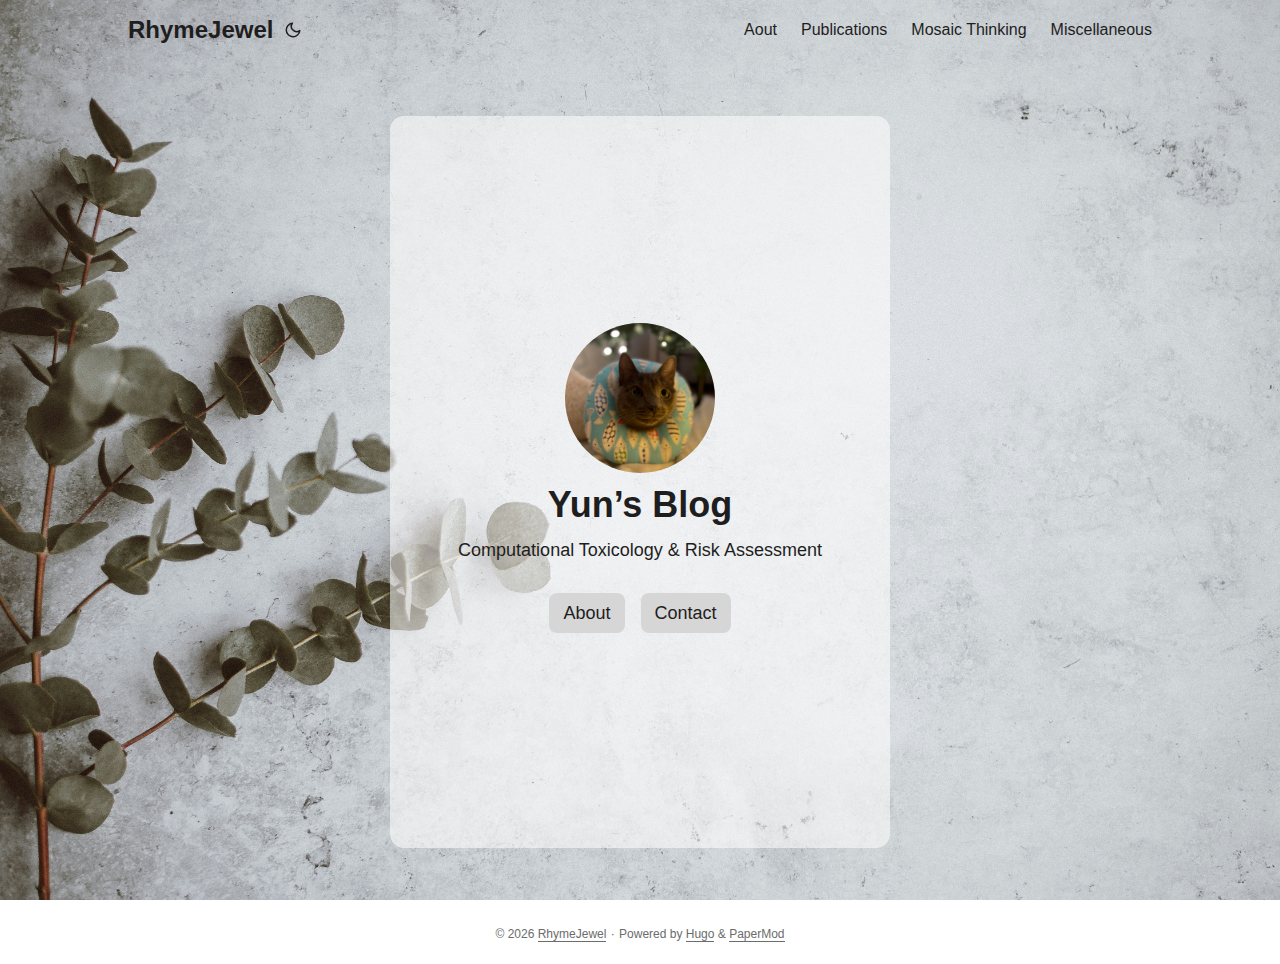
<file: index.html>
<!doctype html><html lang=en dir=auto><head><meta name=generator content="Hugo 0.157.0"><meta charset=utf-8><meta http-equiv=X-UA-Compatible content="IE=edge"><meta name=viewport content="width=device-width,initial-scale=1,shrink-to-fit=no"><meta name=robots content="index, follow"><title>RhymeJewel</title><meta name=description content><meta name=author content="Yun Zhou"><link rel=canonical href=https://RhymeJewel.github.io/><link crossorigin=anonymous href=/assets/css/stylesheet.b7bffc107ea2e23077c23807287df5e6779d2daf3b84497822662b8d54c4895b.css integrity="sha256-t7/8EH6i4jB3wjgHKH315nedLa87hEl4ImYrjVTEiVs=" rel="preload stylesheet" as=style><link rel=icon href=https://RhymeJewel.github.io/favicon.ico><link rel=icon type=image/png sizes=16x16 href=https://RhymeJewel.github.io/favicon-16x16.png><link rel=icon type=image/png sizes=32x32 href=https://RhymeJewel.github.io/favicon-32x32.png><link rel=apple-touch-icon href=https://RhymeJewel.github.io/apple-touch-icon.png><link rel=mask-icon href=https://RhymeJewel.github.io/safari-pinned-tab.svg><meta name=theme-color content="#2e2e33"><meta name=msapplication-TileColor content="#2e2e33"><link rel=alternate type=application/rss+xml href=https://RhymeJewel.github.io/index.xml><link rel=alternate hreflang=en href=https://RhymeJewel.github.io/><noscript><style>#theme-toggle,.top-link{display:none}</style><style>@media(prefers-color-scheme:dark){:root{--theme:rgb(29, 30, 32);--entry:rgb(46, 46, 51);--primary:rgb(218, 218, 219);--secondary:rgb(155, 156, 157);--tertiary:rgb(65, 66, 68);--content:rgb(196, 196, 197);--code-block-bg:rgb(46, 46, 51);--code-bg:rgb(55, 56, 62);--border:rgb(51, 51, 51)}.list{background:var(--theme)}.list:not(.dark)::-webkit-scrollbar-track{background:0 0}.list:not(.dark)::-webkit-scrollbar-thumb{border-color:var(--theme)}}</style></noscript><meta property="og:url" content="https://RhymeJewel.github.io/"><meta property="og:site_name" content="RhymeJewel"><meta property="og:title" content="RhymeJewel"><meta property="og:locale" content="en"><meta property="og:type" content="website"><meta name=twitter:card content="summary"><meta name=twitter:title content="RhymeJewel"><meta name=twitter:description content><script type=application/ld+json>{"@context":"https://schema.org","@type":"Organization","name":"RhymeJewel","url":"https://RhymeJewel.github.io/","description":"","logo":"https://RhymeJewel.github.io/favicon.ico","sameAs":[]}</script></head><body class=list id=top><script>localStorage.getItem("pref-theme")==="dark"?document.body.classList.add("dark"):localStorage.getItem("pref-theme")==="light"?document.body.classList.remove("dark"):window.matchMedia("(prefers-color-scheme: dark)").matches&&document.body.classList.add("dark")</script><header class=header><nav class=nav><div class=logo><a href=https://RhymeJewel.github.io/ accesskey=h title="RhymeJewel (Alt + H)">RhymeJewel</a><div class=logo-switches><button id=theme-toggle accesskey=t title="(Alt + T)" aria-label="Toggle theme">
<svg id="moon" width="24" height="18" viewBox="0 0 24 24" fill="none" stroke="currentColor" stroke-width="2" stroke-linecap="round" stroke-linejoin="round"><path d="M21 12.79A9 9 0 1111.21 3 7 7 0 0021 12.79z"/></svg>
<svg id="sun" width="24" height="18" viewBox="0 0 24 24" fill="none" stroke="currentColor" stroke-width="2" stroke-linecap="round" stroke-linejoin="round"><circle cx="12" cy="12" r="5"/><line x1="12" y1="1" x2="12" y2="3"/><line x1="12" y1="21" x2="12" y2="23"/><line x1="4.22" y1="4.22" x2="5.64" y2="5.64"/><line x1="18.36" y1="18.36" x2="19.78" y2="19.78"/><line x1="1" y1="12" x2="3" y2="12"/><line x1="21" y1="12" x2="23" y2="12"/><line x1="4.22" y1="19.78" x2="5.64" y2="18.36"/><line x1="18.36" y1="5.64" x2="19.78" y2="4.22"/></svg></button></div></div><ul id=menu><li><a href=https://RhymeJewel.github.io/about/ title=Aout><span>Aout</span></a></li><li><a href=https://RhymeJewel.github.io/publications/ title=Publications><span>Publications</span></a></li><li><a href=https://RhymeJewel.github.io/mosaic-thinking/ title="Mosaic Thinking"><span>Mosaic Thinking</span></a></li><li><a href=https://RhymeJewel.github.io/miscellaneous/ title=Miscellaneous><span>Miscellaneous</span></a></li></ul></nav></header><main class=main><div class=profile><div class=profile_inner><img draggable=false src=https://RhymeJewel.github.io/images/avatar.jpg alt="Yun Zhou" title="Yun Zhou" height=150 width=150><h1>Yun&rsquo;s Blog</h1><span>Computational Toxicology & Risk Assessment</span><div class=social-icons></div><div class=buttons><a class=button href=/about/ rel=noopener title=About><span class=button-inner>About
</span></a><a class=button href=/contact/ rel=noopener title=Contact><span class=button-inner>Contact</span></a></div></div></div></main><footer class=footer><span>&copy; 2026 <a href=https://RhymeJewel.github.io/>RhymeJewel</a></span> ·
<span>Powered by
<a href=https://gohugo.io/ rel="noopener noreferrer" target=_blank>Hugo</a> &
<a href=https://github.com/adityatelange/hugo-PaperMod/ rel=noopener target=_blank>PaperMod</a></span></footer><a href=#top aria-label="go to top" title="Go to Top (Alt + G)" class=top-link id=top-link accesskey=g><svg viewBox="0 0 12 6" fill="currentColor"><path d="M12 6H0l6-6z"/></svg>
</a><script>let menu=document.getElementById("menu");menu&&(menu.scrollLeft=localStorage.getItem("menu-scroll-position"),menu.onscroll=function(){localStorage.setItem("menu-scroll-position",menu.scrollLeft)}),document.querySelectorAll('a[href^="#"]').forEach(e=>{e.addEventListener("click",function(e){e.preventDefault();var t=this.getAttribute("href").substr(1);window.matchMedia("(prefers-reduced-motion: reduce)").matches?document.querySelector(`[id='${decodeURIComponent(t)}']`).scrollIntoView():document.querySelector(`[id='${decodeURIComponent(t)}']`).scrollIntoView({behavior:"smooth"}),t==="top"?history.replaceState(null,null," "):history.pushState(null,null,`#${t}`)})})</script><script>var mybutton=document.getElementById("top-link");window.onscroll=function(){document.body.scrollTop>800||document.documentElement.scrollTop>800?(mybutton.style.visibility="visible",mybutton.style.opacity="1"):(mybutton.style.visibility="hidden",mybutton.style.opacity="0")}</script><script>document.getElementById("theme-toggle").addEventListener("click",()=>{document.body.className.includes("dark")?(document.body.classList.remove("dark"),localStorage.setItem("pref-theme","light")):(document.body.classList.add("dark"),localStorage.setItem("pref-theme","dark"))})</script></body></html>
</file>
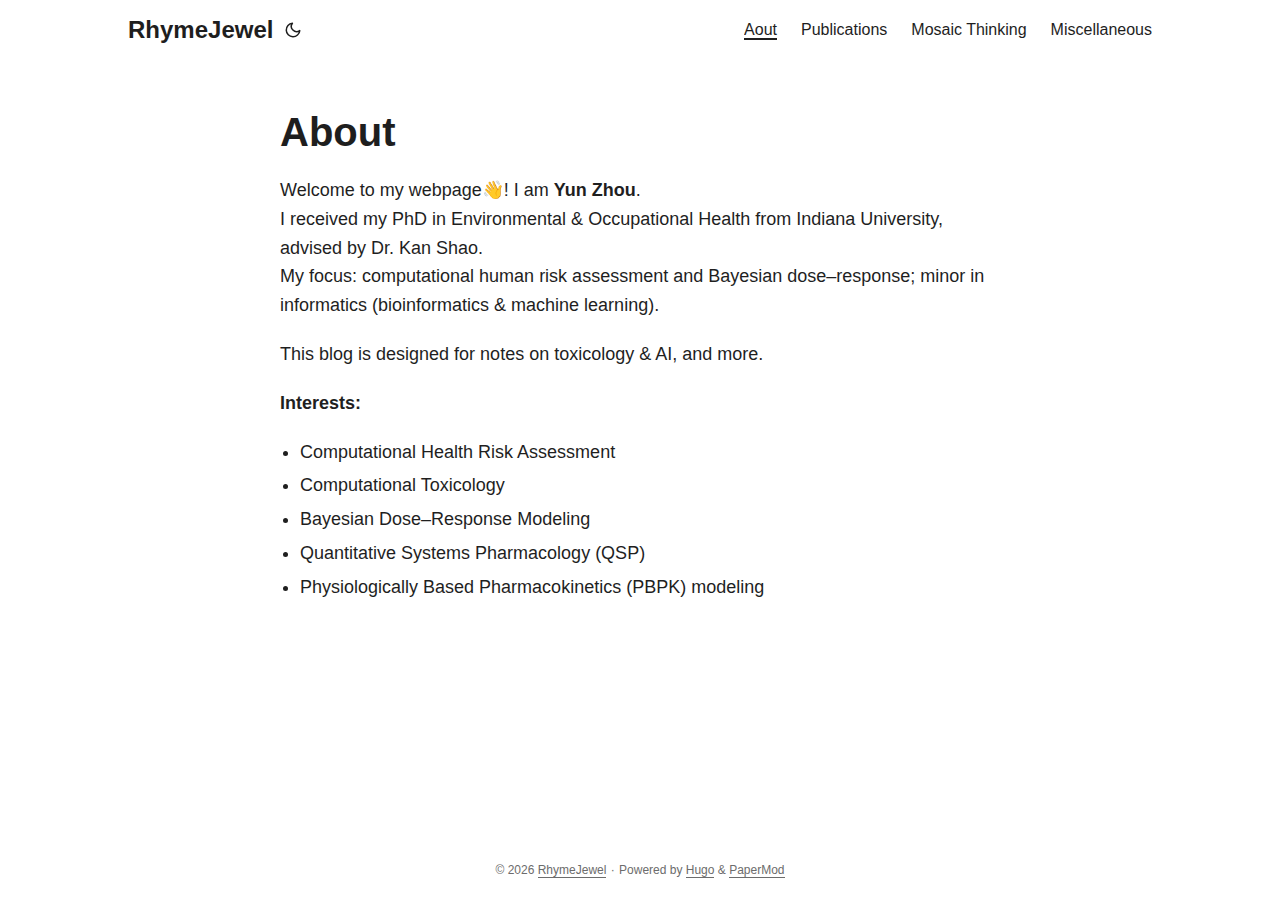
<file: about/index.html>
<!doctype html><html lang=en dir=auto><head><meta charset=utf-8><meta http-equiv=X-UA-Compatible content="IE=edge"><meta name=viewport content="width=device-width,initial-scale=1,shrink-to-fit=no"><meta name=robots content="index, follow"><title>About | RhymeJewel</title><meta name=keywords content><meta name=description content="Welcome to my webpage👋! I am Yun Zhou.
I received my PhD in Environmental & Occupational Health from Indiana University, advised by Dr. Kan Shao.
My focus: computational human risk assessment and Bayesian dose–response; minor in informatics (bioinformatics & machine learning).
This blog is designed for notes on toxicology & AI, and more.
Interests:

Computational Health Risk Assessment
Computational Toxicology
Bayesian Dose–Response Modeling
Quantitative Systems Pharmacology (QSP)
Physiologically Based Pharmacokinetics (PBPK) modeling
"><meta name=author content="Yun Zhou"><link rel=canonical href=https://RhymeJewel.github.io/about/><link crossorigin=anonymous href=/assets/css/stylesheet.b7bffc107ea2e23077c23807287df5e6779d2daf3b84497822662b8d54c4895b.css integrity="sha256-t7/8EH6i4jB3wjgHKH315nedLa87hEl4ImYrjVTEiVs=" rel="preload stylesheet" as=style><link rel=icon href=https://RhymeJewel.github.io/favicon.ico><link rel=icon type=image/png sizes=16x16 href=https://RhymeJewel.github.io/favicon-16x16.png><link rel=icon type=image/png sizes=32x32 href=https://RhymeJewel.github.io/favicon-32x32.png><link rel=apple-touch-icon href=https://RhymeJewel.github.io/apple-touch-icon.png><link rel=mask-icon href=https://RhymeJewel.github.io/safari-pinned-tab.svg><meta name=theme-color content="#2e2e33"><meta name=msapplication-TileColor content="#2e2e33"><link rel=alternate type=application/rss+xml href=https://RhymeJewel.github.io/about/index.xml><link rel=alternate hreflang=en href=https://RhymeJewel.github.io/about/><noscript><style>#theme-toggle,.top-link{display:none}</style><style>@media(prefers-color-scheme:dark){:root{--theme:rgb(29, 30, 32);--entry:rgb(46, 46, 51);--primary:rgb(218, 218, 219);--secondary:rgb(155, 156, 157);--tertiary:rgb(65, 66, 68);--content:rgb(196, 196, 197);--code-block-bg:rgb(46, 46, 51);--code-bg:rgb(55, 56, 62);--border:rgb(51, 51, 51)}.list{background:var(--theme)}.list:not(.dark)::-webkit-scrollbar-track{background:0 0}.list:not(.dark)::-webkit-scrollbar-thumb{border-color:var(--theme)}}</style></noscript><meta property="og:url" content="https://RhymeJewel.github.io/about/"><meta property="og:site_name" content="RhymeJewel"><meta property="og:title" content="About"><meta property="og:description" content="Welcome to my webpage👋! I am Yun Zhou.
I received my PhD in Environmental & Occupational Health from Indiana University, advised by Dr. Kan Shao.
My focus: computational human risk assessment and Bayesian dose–response; minor in informatics (bioinformatics & machine learning).
This blog is designed for notes on toxicology & AI, and more.
Interests:
Computational Health Risk Assessment Computational Toxicology Bayesian Dose–Response Modeling Quantitative Systems Pharmacology (QSP) Physiologically Based Pharmacokinetics (PBPK) modeling "><meta property="og:locale" content="en"><meta property="og:type" content="website"><meta name=twitter:card content="summary"><meta name=twitter:title content="About"><meta name=twitter:description content><script type=application/ld+json>{"@context":"https://schema.org","@type":"BreadcrumbList","itemListElement":[{"@type":"ListItem","position":1,"name":"About","item":"https://RhymeJewel.github.io/about/"}]}</script></head><body class=list id=top><script>localStorage.getItem("pref-theme")==="dark"?document.body.classList.add("dark"):localStorage.getItem("pref-theme")==="light"?document.body.classList.remove("dark"):window.matchMedia("(prefers-color-scheme: dark)").matches&&document.body.classList.add("dark")</script><header class=header><nav class=nav><div class=logo><a href=https://RhymeJewel.github.io/ accesskey=h title="RhymeJewel (Alt + H)">RhymeJewel</a><div class=logo-switches><button id=theme-toggle accesskey=t title="(Alt + T)" aria-label="Toggle theme">
<svg id="moon" width="24" height="18" viewBox="0 0 24 24" fill="none" stroke="currentColor" stroke-width="2" stroke-linecap="round" stroke-linejoin="round"><path d="M21 12.79A9 9 0 1111.21 3 7 7 0 0021 12.79z"/></svg>
<svg id="sun" width="24" height="18" viewBox="0 0 24 24" fill="none" stroke="currentColor" stroke-width="2" stroke-linecap="round" stroke-linejoin="round"><circle cx="12" cy="12" r="5"/><line x1="12" y1="1" x2="12" y2="3"/><line x1="12" y1="21" x2="12" y2="23"/><line x1="4.22" y1="4.22" x2="5.64" y2="5.64"/><line x1="18.36" y1="18.36" x2="19.78" y2="19.78"/><line x1="1" y1="12" x2="3" y2="12"/><line x1="21" y1="12" x2="23" y2="12"/><line x1="4.22" y1="19.78" x2="5.64" y2="18.36"/><line x1="18.36" y1="5.64" x2="19.78" y2="4.22"/></svg></button></div></div><ul id=menu><li><a href=https://RhymeJewel.github.io/about/ title=Aout><span class=active>Aout</span></a></li><li><a href=https://RhymeJewel.github.io/publications/ title=Publications><span>Publications</span></a></li><li><a href=https://RhymeJewel.github.io/mosaic-thinking/ title="Mosaic Thinking"><span>Mosaic Thinking</span></a></li><li><a href=https://RhymeJewel.github.io/miscellaneous/ title=Miscellaneous><span>Miscellaneous</span></a></li></ul></nav></header><main class=main><header class=page-header><h1>About</h1></header><div class=post-content><p>Welcome to my webpage👋! I am <strong>Yun Zhou</strong>.<br>I received my PhD in Environmental & Occupational Health from Indiana University, advised by Dr. Kan Shao.<br>My focus: computational human risk assessment and Bayesian dose–response; minor in informatics (bioinformatics & machine learning).</p><p>This blog is designed for notes on toxicology & AI, and more.</p><p><strong>Interests:</strong></p><ul><li>Computational Health Risk Assessment</li><li>Computational Toxicology</li><li>Bayesian Dose–Response Modeling</li><li>Quantitative Systems Pharmacology (QSP)</li><li>Physiologically Based Pharmacokinetics (PBPK) modeling</li></ul></div></main><footer class=footer><span>&copy; 2026 <a href=https://RhymeJewel.github.io/>RhymeJewel</a></span> ·
<span>Powered by
<a href=https://gohugo.io/ rel="noopener noreferrer" target=_blank>Hugo</a> &
<a href=https://github.com/adityatelange/hugo-PaperMod/ rel=noopener target=_blank>PaperMod</a></span></footer><a href=#top aria-label="go to top" title="Go to Top (Alt + G)" class=top-link id=top-link accesskey=g><svg viewBox="0 0 12 6" fill="currentColor"><path d="M12 6H0l6-6z"/></svg>
</a><script>let menu=document.getElementById("menu");menu&&(menu.scrollLeft=localStorage.getItem("menu-scroll-position"),menu.onscroll=function(){localStorage.setItem("menu-scroll-position",menu.scrollLeft)}),document.querySelectorAll('a[href^="#"]').forEach(e=>{e.addEventListener("click",function(e){e.preventDefault();var t=this.getAttribute("href").substr(1);window.matchMedia("(prefers-reduced-motion: reduce)").matches?document.querySelector(`[id='${decodeURIComponent(t)}']`).scrollIntoView():document.querySelector(`[id='${decodeURIComponent(t)}']`).scrollIntoView({behavior:"smooth"}),t==="top"?history.replaceState(null,null," "):history.pushState(null,null,`#${t}`)})})</script><script>var mybutton=document.getElementById("top-link");window.onscroll=function(){document.body.scrollTop>800||document.documentElement.scrollTop>800?(mybutton.style.visibility="visible",mybutton.style.opacity="1"):(mybutton.style.visibility="hidden",mybutton.style.opacity="0")}</script><script>document.getElementById("theme-toggle").addEventListener("click",()=>{document.body.className.includes("dark")?(document.body.classList.remove("dark"),localStorage.setItem("pref-theme","light")):(document.body.classList.add("dark"),localStorage.setItem("pref-theme","dark"))})</script></body></html>
</file>
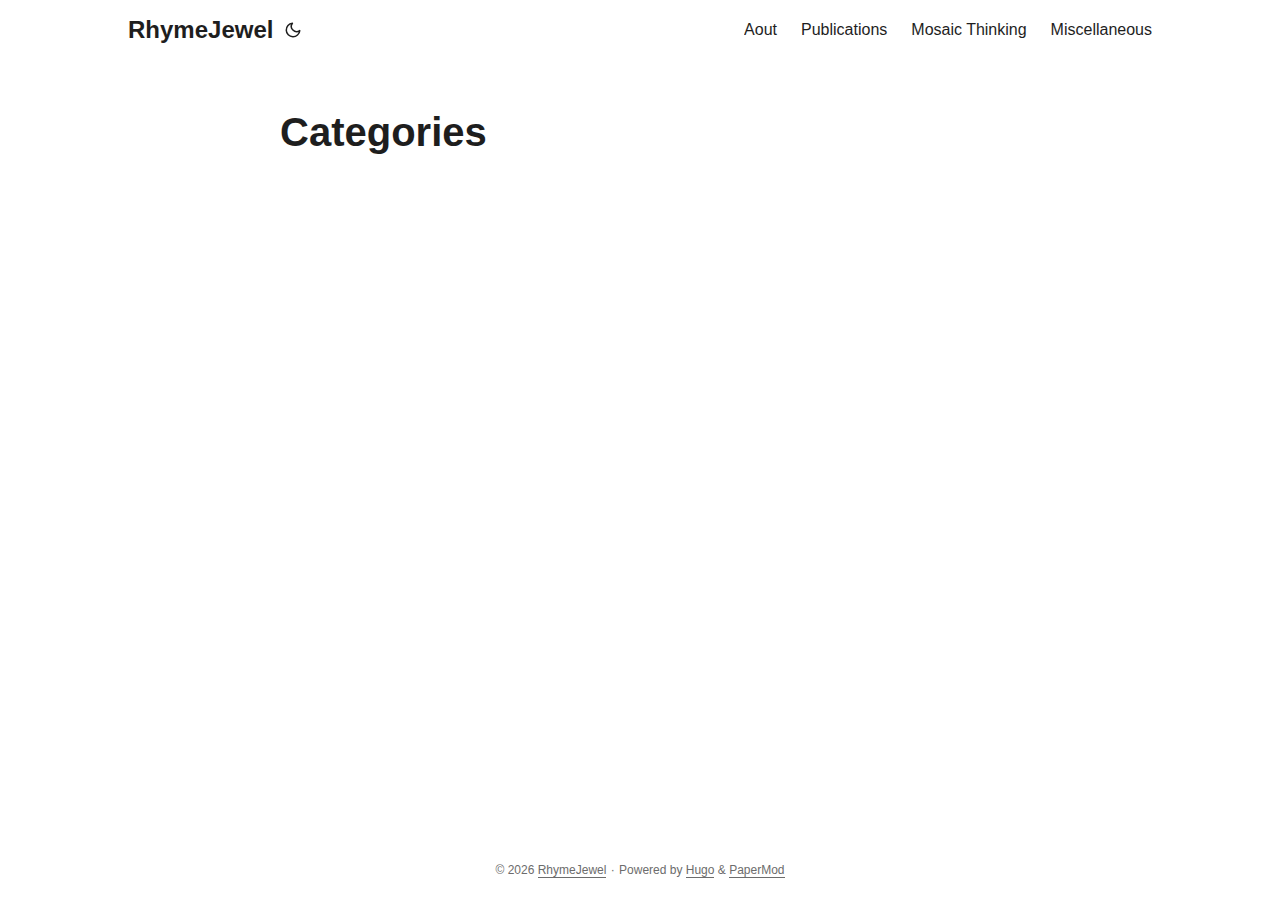
<file: categories/index.html>
<!doctype html><html lang=en dir=auto><head><meta charset=utf-8><meta http-equiv=X-UA-Compatible content="IE=edge"><meta name=viewport content="width=device-width,initial-scale=1,shrink-to-fit=no"><meta name=robots content="index, follow"><title>Categories | RhymeJewel</title><meta name=keywords content><meta name=description content><meta name=author content="Yun Zhou"><link rel=canonical href=https://RhymeJewel.github.io/categories/><link crossorigin=anonymous href=/assets/css/stylesheet.b7bffc107ea2e23077c23807287df5e6779d2daf3b84497822662b8d54c4895b.css integrity="sha256-t7/8EH6i4jB3wjgHKH315nedLa87hEl4ImYrjVTEiVs=" rel="preload stylesheet" as=style><link rel=icon href=https://RhymeJewel.github.io/favicon.ico><link rel=icon type=image/png sizes=16x16 href=https://RhymeJewel.github.io/favicon-16x16.png><link rel=icon type=image/png sizes=32x32 href=https://RhymeJewel.github.io/favicon-32x32.png><link rel=apple-touch-icon href=https://RhymeJewel.github.io/apple-touch-icon.png><link rel=mask-icon href=https://RhymeJewel.github.io/safari-pinned-tab.svg><meta name=theme-color content="#2e2e33"><meta name=msapplication-TileColor content="#2e2e33"><link rel=alternate type=application/rss+xml href=https://RhymeJewel.github.io/categories/index.xml><link rel=alternate hreflang=en href=https://RhymeJewel.github.io/categories/><noscript><style>#theme-toggle,.top-link{display:none}</style><style>@media(prefers-color-scheme:dark){:root{--theme:rgb(29, 30, 32);--entry:rgb(46, 46, 51);--primary:rgb(218, 218, 219);--secondary:rgb(155, 156, 157);--tertiary:rgb(65, 66, 68);--content:rgb(196, 196, 197);--code-block-bg:rgb(46, 46, 51);--code-bg:rgb(55, 56, 62);--border:rgb(51, 51, 51)}.list{background:var(--theme)}.list:not(.dark)::-webkit-scrollbar-track{background:0 0}.list:not(.dark)::-webkit-scrollbar-thumb{border-color:var(--theme)}}</style></noscript><meta property="og:url" content="https://RhymeJewel.github.io/categories/"><meta property="og:site_name" content="RhymeJewel"><meta property="og:title" content="Categories"><meta property="og:locale" content="en"><meta property="og:type" content="website"><meta name=twitter:card content="summary"><meta name=twitter:title content="Categories"><meta name=twitter:description content></head><body class=list id=top><script>localStorage.getItem("pref-theme")==="dark"?document.body.classList.add("dark"):localStorage.getItem("pref-theme")==="light"?document.body.classList.remove("dark"):window.matchMedia("(prefers-color-scheme: dark)").matches&&document.body.classList.add("dark")</script><header class=header><nav class=nav><div class=logo><a href=https://RhymeJewel.github.io/ accesskey=h title="RhymeJewel (Alt + H)">RhymeJewel</a><div class=logo-switches><button id=theme-toggle accesskey=t title="(Alt + T)" aria-label="Toggle theme">
<svg id="moon" width="24" height="18" viewBox="0 0 24 24" fill="none" stroke="currentColor" stroke-width="2" stroke-linecap="round" stroke-linejoin="round"><path d="M21 12.79A9 9 0 1111.21 3 7 7 0 0021 12.79z"/></svg>
<svg id="sun" width="24" height="18" viewBox="0 0 24 24" fill="none" stroke="currentColor" stroke-width="2" stroke-linecap="round" stroke-linejoin="round"><circle cx="12" cy="12" r="5"/><line x1="12" y1="1" x2="12" y2="3"/><line x1="12" y1="21" x2="12" y2="23"/><line x1="4.22" y1="4.22" x2="5.64" y2="5.64"/><line x1="18.36" y1="18.36" x2="19.78" y2="19.78"/><line x1="1" y1="12" x2="3" y2="12"/><line x1="21" y1="12" x2="23" y2="12"/><line x1="4.22" y1="19.78" x2="5.64" y2="18.36"/><line x1="18.36" y1="5.64" x2="19.78" y2="4.22"/></svg></button></div></div><ul id=menu><li><a href=https://RhymeJewel.github.io/about/ title=Aout><span>Aout</span></a></li><li><a href=https://RhymeJewel.github.io/publications/ title=Publications><span>Publications</span></a></li><li><a href=https://RhymeJewel.github.io/mosaic-thinking/ title="Mosaic Thinking"><span>Mosaic Thinking</span></a></li><li><a href=https://RhymeJewel.github.io/miscellaneous/ title=Miscellaneous><span>Miscellaneous</span></a></li></ul></nav></header><main class=main><header class=page-header><h1>Categories</h1></header><ul class=terms-tags></ul></main><footer class=footer><span>&copy; 2026 <a href=https://RhymeJewel.github.io/>RhymeJewel</a></span> ·
<span>Powered by
<a href=https://gohugo.io/ rel="noopener noreferrer" target=_blank>Hugo</a> &
<a href=https://github.com/adityatelange/hugo-PaperMod/ rel=noopener target=_blank>PaperMod</a></span></footer><a href=#top aria-label="go to top" title="Go to Top (Alt + G)" class=top-link id=top-link accesskey=g><svg viewBox="0 0 12 6" fill="currentColor"><path d="M12 6H0l6-6z"/></svg>
</a><script>let menu=document.getElementById("menu");menu&&(menu.scrollLeft=localStorage.getItem("menu-scroll-position"),menu.onscroll=function(){localStorage.setItem("menu-scroll-position",menu.scrollLeft)}),document.querySelectorAll('a[href^="#"]').forEach(e=>{e.addEventListener("click",function(e){e.preventDefault();var t=this.getAttribute("href").substr(1);window.matchMedia("(prefers-reduced-motion: reduce)").matches?document.querySelector(`[id='${decodeURIComponent(t)}']`).scrollIntoView():document.querySelector(`[id='${decodeURIComponent(t)}']`).scrollIntoView({behavior:"smooth"}),t==="top"?history.replaceState(null,null," "):history.pushState(null,null,`#${t}`)})})</script><script>var mybutton=document.getElementById("top-link");window.onscroll=function(){document.body.scrollTop>800||document.documentElement.scrollTop>800?(mybutton.style.visibility="visible",mybutton.style.opacity="1"):(mybutton.style.visibility="hidden",mybutton.style.opacity="0")}</script><script>document.getElementById("theme-toggle").addEventListener("click",()=>{document.body.className.includes("dark")?(document.body.classList.remove("dark"),localStorage.setItem("pref-theme","light")):(document.body.classList.add("dark"),localStorage.setItem("pref-theme","dark"))})</script></body></html>
</file>
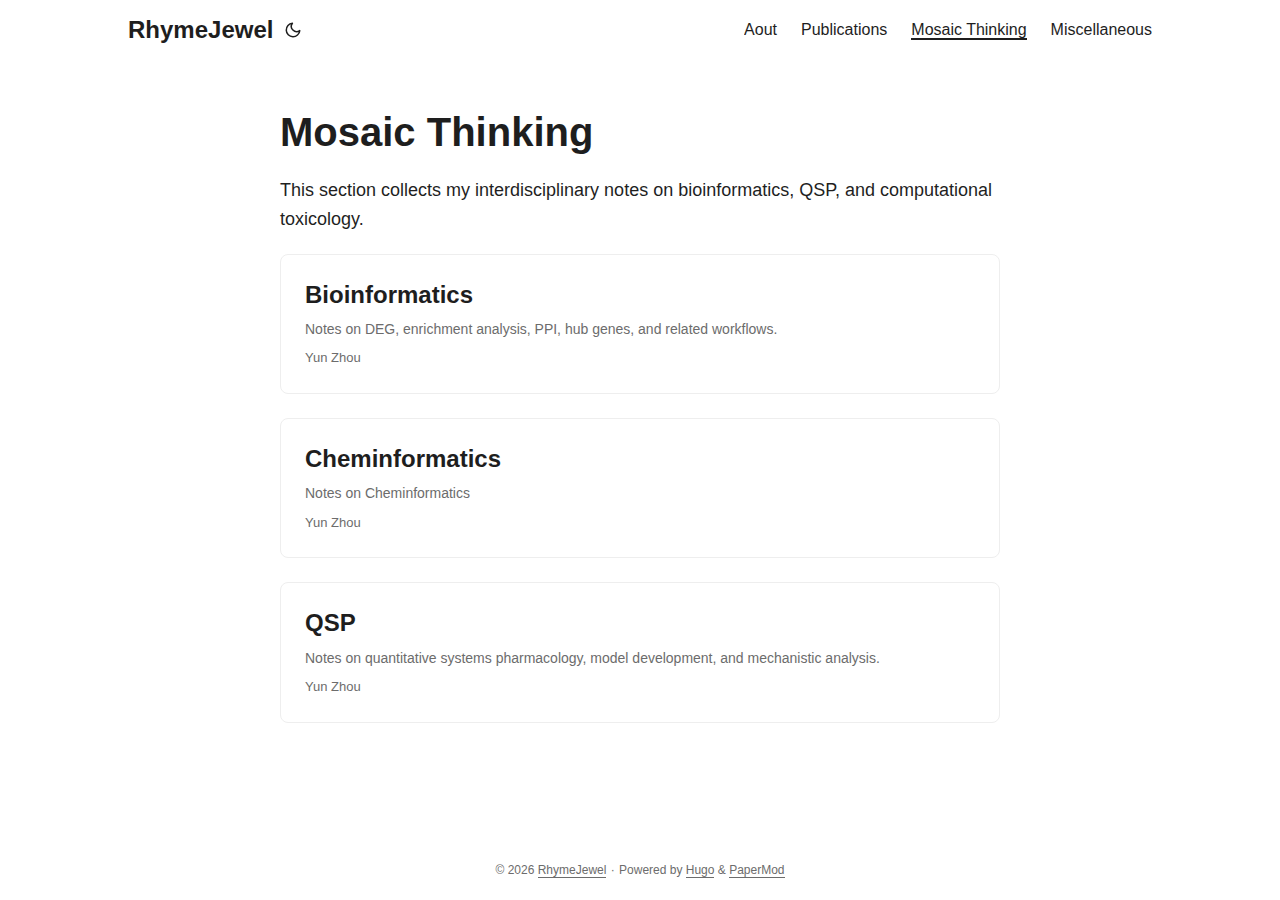
<file: mosaic-thinking/index.html>
<!doctype html><html lang=en dir=auto><head><meta charset=utf-8><meta http-equiv=X-UA-Compatible content="IE=edge"><meta name=viewport content="width=device-width,initial-scale=1,shrink-to-fit=no"><meta name=robots content="index, follow"><title>Mosaic Thinking | RhymeJewel</title><meta name=keywords content><meta name=description content="This section collects my interdisciplinary notes on bioinformatics, QSP, and computational toxicology."><meta name=author content="Yun Zhou"><link rel=canonical href=https://RhymeJewel.github.io/mosaic-thinking/><link crossorigin=anonymous href=/assets/css/stylesheet.b7bffc107ea2e23077c23807287df5e6779d2daf3b84497822662b8d54c4895b.css integrity="sha256-t7/8EH6i4jB3wjgHKH315nedLa87hEl4ImYrjVTEiVs=" rel="preload stylesheet" as=style><link rel=icon href=https://RhymeJewel.github.io/favicon.ico><link rel=icon type=image/png sizes=16x16 href=https://RhymeJewel.github.io/favicon-16x16.png><link rel=icon type=image/png sizes=32x32 href=https://RhymeJewel.github.io/favicon-32x32.png><link rel=apple-touch-icon href=https://RhymeJewel.github.io/apple-touch-icon.png><link rel=mask-icon href=https://RhymeJewel.github.io/safari-pinned-tab.svg><meta name=theme-color content="#2e2e33"><meta name=msapplication-TileColor content="#2e2e33"><link rel=alternate type=application/rss+xml href=https://RhymeJewel.github.io/mosaic-thinking/index.xml><link rel=alternate hreflang=en href=https://RhymeJewel.github.io/mosaic-thinking/><noscript><style>#theme-toggle,.top-link{display:none}</style><style>@media(prefers-color-scheme:dark){:root{--theme:rgb(29, 30, 32);--entry:rgb(46, 46, 51);--primary:rgb(218, 218, 219);--secondary:rgb(155, 156, 157);--tertiary:rgb(65, 66, 68);--content:rgb(196, 196, 197);--code-block-bg:rgb(46, 46, 51);--code-bg:rgb(55, 56, 62);--border:rgb(51, 51, 51)}.list{background:var(--theme)}.list:not(.dark)::-webkit-scrollbar-track{background:0 0}.list:not(.dark)::-webkit-scrollbar-thumb{border-color:var(--theme)}}</style></noscript><meta property="og:url" content="https://RhymeJewel.github.io/mosaic-thinking/"><meta property="og:site_name" content="RhymeJewel"><meta property="og:title" content="Mosaic Thinking"><meta property="og:description" content="This section collects my interdisciplinary notes on bioinformatics, QSP, and computational toxicology."><meta property="og:locale" content="en"><meta property="og:type" content="website"><meta name=twitter:card content="summary"><meta name=twitter:title content="Mosaic Thinking"><meta name=twitter:description content><script type=application/ld+json>{"@context":"https://schema.org","@type":"BreadcrumbList","itemListElement":[{"@type":"ListItem","position":1,"name":"Mosaic Thinking","item":"https://RhymeJewel.github.io/mosaic-thinking/"}]}</script></head><body class=list id=top><script>localStorage.getItem("pref-theme")==="dark"?document.body.classList.add("dark"):localStorage.getItem("pref-theme")==="light"?document.body.classList.remove("dark"):window.matchMedia("(prefers-color-scheme: dark)").matches&&document.body.classList.add("dark")</script><header class=header><nav class=nav><div class=logo><a href=https://RhymeJewel.github.io/ accesskey=h title="RhymeJewel (Alt + H)">RhymeJewel</a><div class=logo-switches><button id=theme-toggle accesskey=t title="(Alt + T)" aria-label="Toggle theme">
<svg id="moon" width="24" height="18" viewBox="0 0 24 24" fill="none" stroke="currentColor" stroke-width="2" stroke-linecap="round" stroke-linejoin="round"><path d="M21 12.79A9 9 0 1111.21 3 7 7 0 0021 12.79z"/></svg>
<svg id="sun" width="24" height="18" viewBox="0 0 24 24" fill="none" stroke="currentColor" stroke-width="2" stroke-linecap="round" stroke-linejoin="round"><circle cx="12" cy="12" r="5"/><line x1="12" y1="1" x2="12" y2="3"/><line x1="12" y1="21" x2="12" y2="23"/><line x1="4.22" y1="4.22" x2="5.64" y2="5.64"/><line x1="18.36" y1="18.36" x2="19.78" y2="19.78"/><line x1="1" y1="12" x2="3" y2="12"/><line x1="21" y1="12" x2="23" y2="12"/><line x1="4.22" y1="19.78" x2="5.64" y2="18.36"/><line x1="18.36" y1="5.64" x2="19.78" y2="4.22"/></svg></button></div></div><ul id=menu><li><a href=https://RhymeJewel.github.io/about/ title=Aout><span>Aout</span></a></li><li><a href=https://RhymeJewel.github.io/publications/ title=Publications><span>Publications</span></a></li><li><a href=https://RhymeJewel.github.io/mosaic-thinking/ title="Mosaic Thinking"><span class=active>Mosaic Thinking</span></a></li><li><a href=https://RhymeJewel.github.io/miscellaneous/ title=Miscellaneous><span>Miscellaneous</span></a></li></ul></nav></header><main class=main><header class=page-header><h1>Mosaic Thinking</h1></header><div class=post-content><p>This section collects my interdisciplinary notes on bioinformatics, QSP, and computational toxicology.</p></div><article class=post-entry><header class=entry-header><h2 class=entry-hint-parent>Bioinformatics</h2></header><div class=entry-content><p>Notes on DEG, enrichment analysis, PPI, hub genes, and related workflows.</p></div><footer class=entry-footer>Yun Zhou</footer><a class=entry-link aria-label="post link to Bioinformatics" href=https://RhymeJewel.github.io/mosaic-thinking/bioinformatics/></a></article><article class=post-entry><header class=entry-header><h2 class=entry-hint-parent>Cheminformatics</h2></header><div class=entry-content><p>Notes on Cheminformatics</p></div><footer class=entry-footer>Yun Zhou</footer><a class=entry-link aria-label="post link to Cheminformatics" href=https://RhymeJewel.github.io/mosaic-thinking/cheminformatics/></a></article><article class=post-entry><header class=entry-header><h2 class=entry-hint-parent>QSP</h2></header><div class=entry-content><p>Notes on quantitative systems pharmacology, model development, and mechanistic analysis.</p></div><footer class=entry-footer>Yun Zhou</footer><a class=entry-link aria-label="post link to QSP" href=https://RhymeJewel.github.io/mosaic-thinking/qsp/></a></article></main><footer class=footer><span>&copy; 2026 <a href=https://RhymeJewel.github.io/>RhymeJewel</a></span> ·
<span>Powered by
<a href=https://gohugo.io/ rel="noopener noreferrer" target=_blank>Hugo</a> &
<a href=https://github.com/adityatelange/hugo-PaperMod/ rel=noopener target=_blank>PaperMod</a></span></footer><a href=#top aria-label="go to top" title="Go to Top (Alt + G)" class=top-link id=top-link accesskey=g><svg viewBox="0 0 12 6" fill="currentColor"><path d="M12 6H0l6-6z"/></svg>
</a><script>let menu=document.getElementById("menu");menu&&(menu.scrollLeft=localStorage.getItem("menu-scroll-position"),menu.onscroll=function(){localStorage.setItem("menu-scroll-position",menu.scrollLeft)}),document.querySelectorAll('a[href^="#"]').forEach(e=>{e.addEventListener("click",function(e){e.preventDefault();var t=this.getAttribute("href").substr(1);window.matchMedia("(prefers-reduced-motion: reduce)").matches?document.querySelector(`[id='${decodeURIComponent(t)}']`).scrollIntoView():document.querySelector(`[id='${decodeURIComponent(t)}']`).scrollIntoView({behavior:"smooth"}),t==="top"?history.replaceState(null,null," "):history.pushState(null,null,`#${t}`)})})</script><script>var mybutton=document.getElementById("top-link");window.onscroll=function(){document.body.scrollTop>800||document.documentElement.scrollTop>800?(mybutton.style.visibility="visible",mybutton.style.opacity="1"):(mybutton.style.visibility="hidden",mybutton.style.opacity="0")}</script><script>document.getElementById("theme-toggle").addEventListener("click",()=>{document.body.className.includes("dark")?(document.body.classList.remove("dark"),localStorage.setItem("pref-theme","light")):(document.body.classList.add("dark"),localStorage.setItem("pref-theme","dark"))})</script></body></html>
</file>
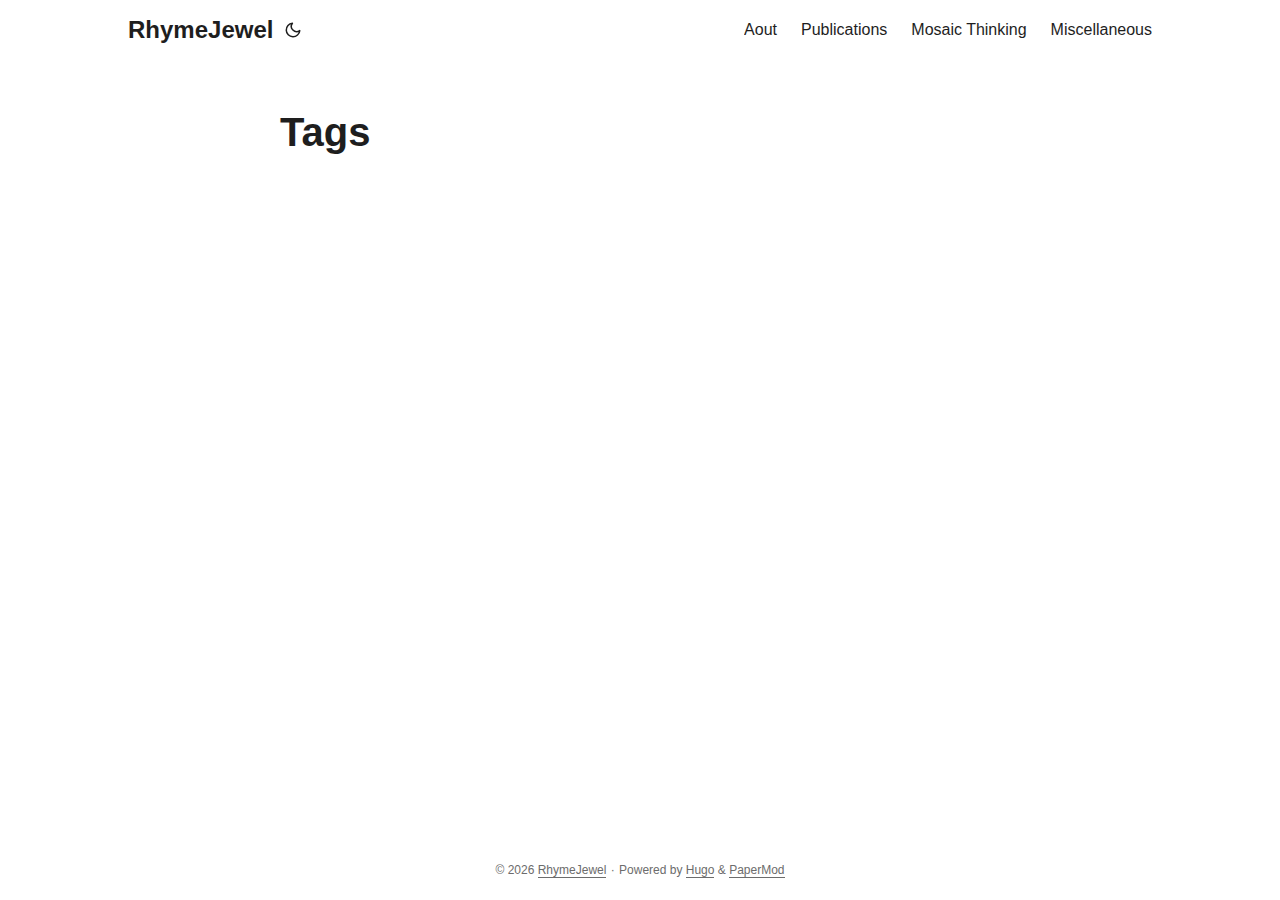
<file: tags/index.html>
<!doctype html><html lang=en dir=auto><head><meta charset=utf-8><meta http-equiv=X-UA-Compatible content="IE=edge"><meta name=viewport content="width=device-width,initial-scale=1,shrink-to-fit=no"><meta name=robots content="index, follow"><title>Tags | RhymeJewel</title><meta name=keywords content><meta name=description content><meta name=author content="Yun Zhou"><link rel=canonical href=https://RhymeJewel.github.io/tags/><link crossorigin=anonymous href=/assets/css/stylesheet.b7bffc107ea2e23077c23807287df5e6779d2daf3b84497822662b8d54c4895b.css integrity="sha256-t7/8EH6i4jB3wjgHKH315nedLa87hEl4ImYrjVTEiVs=" rel="preload stylesheet" as=style><link rel=icon href=https://RhymeJewel.github.io/favicon.ico><link rel=icon type=image/png sizes=16x16 href=https://RhymeJewel.github.io/favicon-16x16.png><link rel=icon type=image/png sizes=32x32 href=https://RhymeJewel.github.io/favicon-32x32.png><link rel=apple-touch-icon href=https://RhymeJewel.github.io/apple-touch-icon.png><link rel=mask-icon href=https://RhymeJewel.github.io/safari-pinned-tab.svg><meta name=theme-color content="#2e2e33"><meta name=msapplication-TileColor content="#2e2e33"><link rel=alternate type=application/rss+xml href=https://RhymeJewel.github.io/tags/index.xml><link rel=alternate hreflang=en href=https://RhymeJewel.github.io/tags/><noscript><style>#theme-toggle,.top-link{display:none}</style><style>@media(prefers-color-scheme:dark){:root{--theme:rgb(29, 30, 32);--entry:rgb(46, 46, 51);--primary:rgb(218, 218, 219);--secondary:rgb(155, 156, 157);--tertiary:rgb(65, 66, 68);--content:rgb(196, 196, 197);--code-block-bg:rgb(46, 46, 51);--code-bg:rgb(55, 56, 62);--border:rgb(51, 51, 51)}.list{background:var(--theme)}.list:not(.dark)::-webkit-scrollbar-track{background:0 0}.list:not(.dark)::-webkit-scrollbar-thumb{border-color:var(--theme)}}</style></noscript><meta property="og:url" content="https://RhymeJewel.github.io/tags/"><meta property="og:site_name" content="RhymeJewel"><meta property="og:title" content="Tags"><meta property="og:locale" content="en"><meta property="og:type" content="website"><meta name=twitter:card content="summary"><meta name=twitter:title content="Tags"><meta name=twitter:description content></head><body class=list id=top><script>localStorage.getItem("pref-theme")==="dark"?document.body.classList.add("dark"):localStorage.getItem("pref-theme")==="light"?document.body.classList.remove("dark"):window.matchMedia("(prefers-color-scheme: dark)").matches&&document.body.classList.add("dark")</script><header class=header><nav class=nav><div class=logo><a href=https://RhymeJewel.github.io/ accesskey=h title="RhymeJewel (Alt + H)">RhymeJewel</a><div class=logo-switches><button id=theme-toggle accesskey=t title="(Alt + T)" aria-label="Toggle theme">
<svg id="moon" width="24" height="18" viewBox="0 0 24 24" fill="none" stroke="currentColor" stroke-width="2" stroke-linecap="round" stroke-linejoin="round"><path d="M21 12.79A9 9 0 1111.21 3 7 7 0 0021 12.79z"/></svg>
<svg id="sun" width="24" height="18" viewBox="0 0 24 24" fill="none" stroke="currentColor" stroke-width="2" stroke-linecap="round" stroke-linejoin="round"><circle cx="12" cy="12" r="5"/><line x1="12" y1="1" x2="12" y2="3"/><line x1="12" y1="21" x2="12" y2="23"/><line x1="4.22" y1="4.22" x2="5.64" y2="5.64"/><line x1="18.36" y1="18.36" x2="19.78" y2="19.78"/><line x1="1" y1="12" x2="3" y2="12"/><line x1="21" y1="12" x2="23" y2="12"/><line x1="4.22" y1="19.78" x2="5.64" y2="18.36"/><line x1="18.36" y1="5.64" x2="19.78" y2="4.22"/></svg></button></div></div><ul id=menu><li><a href=https://RhymeJewel.github.io/about/ title=Aout><span>Aout</span></a></li><li><a href=https://RhymeJewel.github.io/publications/ title=Publications><span>Publications</span></a></li><li><a href=https://RhymeJewel.github.io/mosaic-thinking/ title="Mosaic Thinking"><span>Mosaic Thinking</span></a></li><li><a href=https://RhymeJewel.github.io/miscellaneous/ title=Miscellaneous><span>Miscellaneous</span></a></li></ul></nav></header><main class=main><header class=page-header><h1>Tags</h1></header><ul class=terms-tags></ul></main><footer class=footer><span>&copy; 2026 <a href=https://RhymeJewel.github.io/>RhymeJewel</a></span> ·
<span>Powered by
<a href=https://gohugo.io/ rel="noopener noreferrer" target=_blank>Hugo</a> &
<a href=https://github.com/adityatelange/hugo-PaperMod/ rel=noopener target=_blank>PaperMod</a></span></footer><a href=#top aria-label="go to top" title="Go to Top (Alt + G)" class=top-link id=top-link accesskey=g><svg viewBox="0 0 12 6" fill="currentColor"><path d="M12 6H0l6-6z"/></svg>
</a><script>let menu=document.getElementById("menu");menu&&(menu.scrollLeft=localStorage.getItem("menu-scroll-position"),menu.onscroll=function(){localStorage.setItem("menu-scroll-position",menu.scrollLeft)}),document.querySelectorAll('a[href^="#"]').forEach(e=>{e.addEventListener("click",function(e){e.preventDefault();var t=this.getAttribute("href").substr(1);window.matchMedia("(prefers-reduced-motion: reduce)").matches?document.querySelector(`[id='${decodeURIComponent(t)}']`).scrollIntoView():document.querySelector(`[id='${decodeURIComponent(t)}']`).scrollIntoView({behavior:"smooth"}),t==="top"?history.replaceState(null,null," "):history.pushState(null,null,`#${t}`)})})</script><script>var mybutton=document.getElementById("top-link");window.onscroll=function(){document.body.scrollTop>800||document.documentElement.scrollTop>800?(mybutton.style.visibility="visible",mybutton.style.opacity="1"):(mybutton.style.visibility="hidden",mybutton.style.opacity="0")}</script><script>document.getElementById("theme-toggle").addEventListener("click",()=>{document.body.className.includes("dark")?(document.body.classList.remove("dark"),localStorage.setItem("pref-theme","light")):(document.body.classList.add("dark"),localStorage.setItem("pref-theme","dark"))})</script></body></html>
</file>
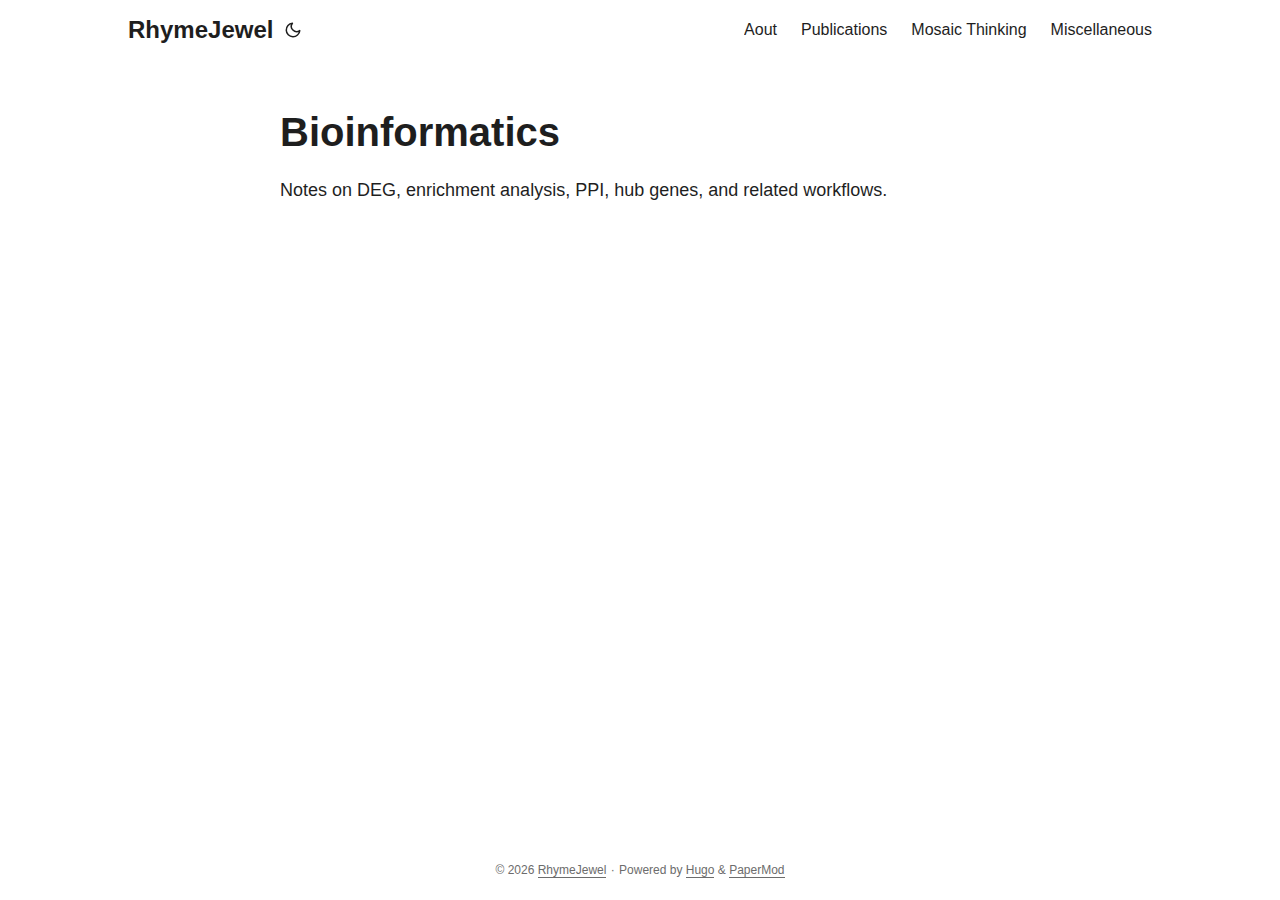
<file: mosaic-thinking/bioinformatics/index.html>
<!doctype html><html lang=en dir=auto><head><meta charset=utf-8><meta http-equiv=X-UA-Compatible content="IE=edge"><meta name=viewport content="width=device-width,initial-scale=1,shrink-to-fit=no"><meta name=robots content="index, follow"><title>Bioinformatics | RhymeJewel</title><meta name=keywords content><meta name=description content="Notes on DEG, enrichment analysis, PPI, hub genes, and related workflows."><meta name=author content="Yun Zhou"><link rel=canonical href=https://RhymeJewel.github.io/mosaic-thinking/bioinformatics/><link crossorigin=anonymous href=/assets/css/stylesheet.b7bffc107ea2e23077c23807287df5e6779d2daf3b84497822662b8d54c4895b.css integrity="sha256-t7/8EH6i4jB3wjgHKH315nedLa87hEl4ImYrjVTEiVs=" rel="preload stylesheet" as=style><link rel=icon href=https://RhymeJewel.github.io/favicon.ico><link rel=icon type=image/png sizes=16x16 href=https://RhymeJewel.github.io/favicon-16x16.png><link rel=icon type=image/png sizes=32x32 href=https://RhymeJewel.github.io/favicon-32x32.png><link rel=apple-touch-icon href=https://RhymeJewel.github.io/apple-touch-icon.png><link rel=mask-icon href=https://RhymeJewel.github.io/safari-pinned-tab.svg><meta name=theme-color content="#2e2e33"><meta name=msapplication-TileColor content="#2e2e33"><link rel=alternate type=application/rss+xml href=https://RhymeJewel.github.io/mosaic-thinking/bioinformatics/index.xml><link rel=alternate hreflang=en href=https://RhymeJewel.github.io/mosaic-thinking/bioinformatics/><noscript><style>#theme-toggle,.top-link{display:none}</style><style>@media(prefers-color-scheme:dark){:root{--theme:rgb(29, 30, 32);--entry:rgb(46, 46, 51);--primary:rgb(218, 218, 219);--secondary:rgb(155, 156, 157);--tertiary:rgb(65, 66, 68);--content:rgb(196, 196, 197);--code-block-bg:rgb(46, 46, 51);--code-bg:rgb(55, 56, 62);--border:rgb(51, 51, 51)}.list{background:var(--theme)}.list:not(.dark)::-webkit-scrollbar-track{background:0 0}.list:not(.dark)::-webkit-scrollbar-thumb{border-color:var(--theme)}}</style></noscript><meta property="og:url" content="https://RhymeJewel.github.io/mosaic-thinking/bioinformatics/"><meta property="og:site_name" content="RhymeJewel"><meta property="og:title" content="Bioinformatics"><meta property="og:description" content="Notes on DEG, enrichment analysis, PPI, hub genes, and related workflows."><meta property="og:locale" content="en"><meta property="og:type" content="website"><meta name=twitter:card content="summary"><meta name=twitter:title content="Bioinformatics"><meta name=twitter:description content><script type=application/ld+json>{"@context":"https://schema.org","@type":"BreadcrumbList","itemListElement":[{"@type":"ListItem","position":1,"name":"Mosaic Thinking","item":"https://RhymeJewel.github.io/mosaic-thinking/"},{"@type":"ListItem","position":2,"name":"Bioinformatics","item":"https://RhymeJewel.github.io/mosaic-thinking/bioinformatics/"}]}</script></head><body class=list id=top><script>localStorage.getItem("pref-theme")==="dark"?document.body.classList.add("dark"):localStorage.getItem("pref-theme")==="light"?document.body.classList.remove("dark"):window.matchMedia("(prefers-color-scheme: dark)").matches&&document.body.classList.add("dark")</script><header class=header><nav class=nav><div class=logo><a href=https://RhymeJewel.github.io/ accesskey=h title="RhymeJewel (Alt + H)">RhymeJewel</a><div class=logo-switches><button id=theme-toggle accesskey=t title="(Alt + T)" aria-label="Toggle theme">
<svg id="moon" width="24" height="18" viewBox="0 0 24 24" fill="none" stroke="currentColor" stroke-width="2" stroke-linecap="round" stroke-linejoin="round"><path d="M21 12.79A9 9 0 1111.21 3 7 7 0 0021 12.79z"/></svg>
<svg id="sun" width="24" height="18" viewBox="0 0 24 24" fill="none" stroke="currentColor" stroke-width="2" stroke-linecap="round" stroke-linejoin="round"><circle cx="12" cy="12" r="5"/><line x1="12" y1="1" x2="12" y2="3"/><line x1="12" y1="21" x2="12" y2="23"/><line x1="4.22" y1="4.22" x2="5.64" y2="5.64"/><line x1="18.36" y1="18.36" x2="19.78" y2="19.78"/><line x1="1" y1="12" x2="3" y2="12"/><line x1="21" y1="12" x2="23" y2="12"/><line x1="4.22" y1="19.78" x2="5.64" y2="18.36"/><line x1="18.36" y1="5.64" x2="19.78" y2="4.22"/></svg></button></div></div><ul id=menu><li><a href=https://RhymeJewel.github.io/about/ title=Aout><span>Aout</span></a></li><li><a href=https://RhymeJewel.github.io/publications/ title=Publications><span>Publications</span></a></li><li><a href=https://RhymeJewel.github.io/mosaic-thinking/ title="Mosaic Thinking"><span>Mosaic Thinking</span></a></li><li><a href=https://RhymeJewel.github.io/miscellaneous/ title=Miscellaneous><span>Miscellaneous</span></a></li></ul></nav></header><main class=main><header class=page-header><h1>Bioinformatics</h1></header><div class=post-content><p>Notes on DEG, enrichment analysis, PPI, hub genes, and related workflows.</p></div></main><footer class=footer><span>&copy; 2026 <a href=https://RhymeJewel.github.io/>RhymeJewel</a></span> ·
<span>Powered by
<a href=https://gohugo.io/ rel="noopener noreferrer" target=_blank>Hugo</a> &
<a href=https://github.com/adityatelange/hugo-PaperMod/ rel=noopener target=_blank>PaperMod</a></span></footer><a href=#top aria-label="go to top" title="Go to Top (Alt + G)" class=top-link id=top-link accesskey=g><svg viewBox="0 0 12 6" fill="currentColor"><path d="M12 6H0l6-6z"/></svg>
</a><script>let menu=document.getElementById("menu");menu&&(menu.scrollLeft=localStorage.getItem("menu-scroll-position"),menu.onscroll=function(){localStorage.setItem("menu-scroll-position",menu.scrollLeft)}),document.querySelectorAll('a[href^="#"]').forEach(e=>{e.addEventListener("click",function(e){e.preventDefault();var t=this.getAttribute("href").substr(1);window.matchMedia("(prefers-reduced-motion: reduce)").matches?document.querySelector(`[id='${decodeURIComponent(t)}']`).scrollIntoView():document.querySelector(`[id='${decodeURIComponent(t)}']`).scrollIntoView({behavior:"smooth"}),t==="top"?history.replaceState(null,null," "):history.pushState(null,null,`#${t}`)})})</script><script>var mybutton=document.getElementById("top-link");window.onscroll=function(){document.body.scrollTop>800||document.documentElement.scrollTop>800?(mybutton.style.visibility="visible",mybutton.style.opacity="1"):(mybutton.style.visibility="hidden",mybutton.style.opacity="0")}</script><script>document.getElementById("theme-toggle").addEventListener("click",()=>{document.body.className.includes("dark")?(document.body.classList.remove("dark"),localStorage.setItem("pref-theme","light")):(document.body.classList.add("dark"),localStorage.setItem("pref-theme","dark"))})</script></body></html>
</file>
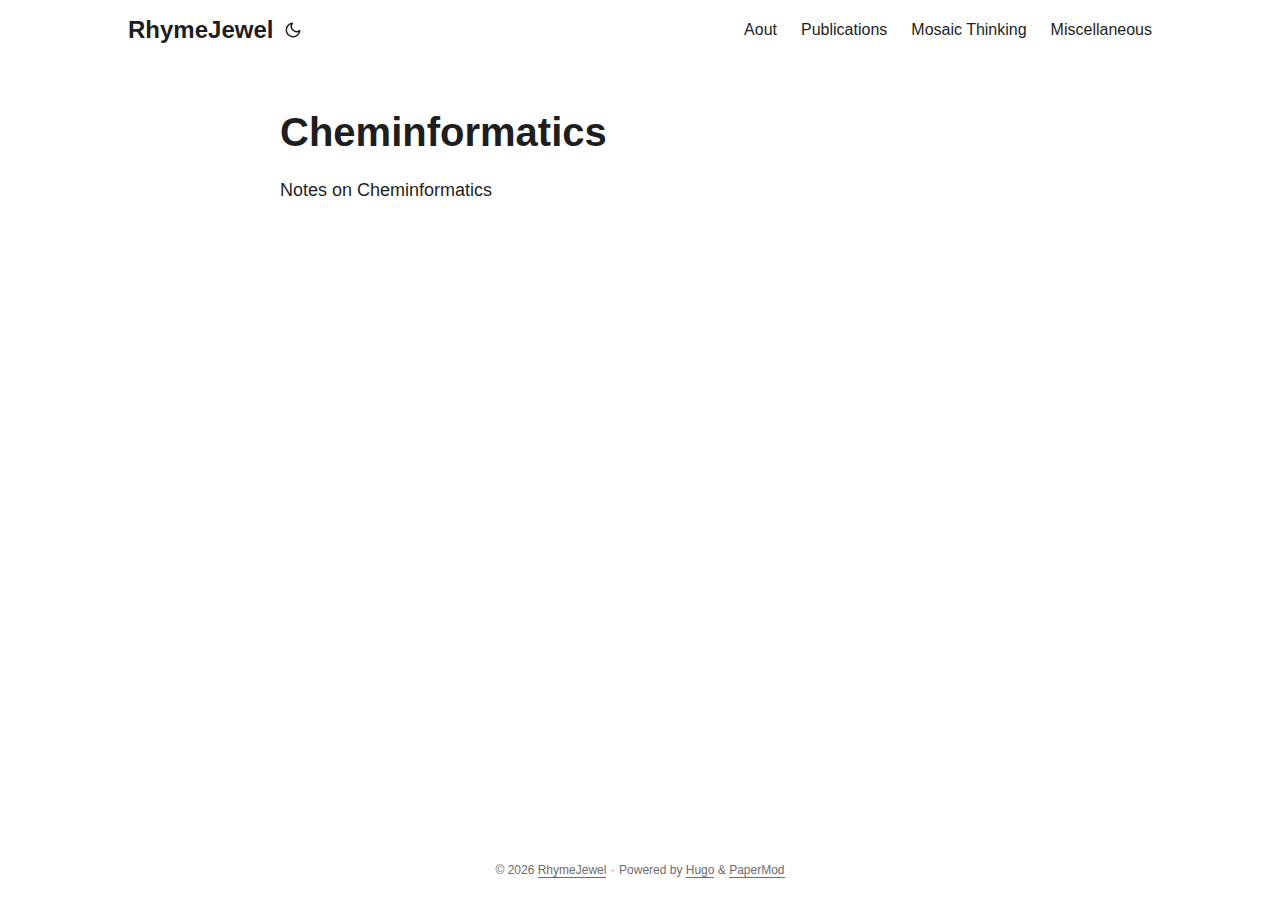
<file: mosaic-thinking/cheminformatics/index.html>
<!doctype html><html lang=en dir=auto><head><meta charset=utf-8><meta http-equiv=X-UA-Compatible content="IE=edge"><meta name=viewport content="width=device-width,initial-scale=1,shrink-to-fit=no"><meta name=robots content="index, follow"><title>Cheminformatics | RhymeJewel</title><meta name=keywords content><meta name=description content="Notes on Cheminformatics"><meta name=author content="Yun Zhou"><link rel=canonical href=https://RhymeJewel.github.io/mosaic-thinking/cheminformatics/><link crossorigin=anonymous href=/assets/css/stylesheet.b7bffc107ea2e23077c23807287df5e6779d2daf3b84497822662b8d54c4895b.css integrity="sha256-t7/8EH6i4jB3wjgHKH315nedLa87hEl4ImYrjVTEiVs=" rel="preload stylesheet" as=style><link rel=icon href=https://RhymeJewel.github.io/favicon.ico><link rel=icon type=image/png sizes=16x16 href=https://RhymeJewel.github.io/favicon-16x16.png><link rel=icon type=image/png sizes=32x32 href=https://RhymeJewel.github.io/favicon-32x32.png><link rel=apple-touch-icon href=https://RhymeJewel.github.io/apple-touch-icon.png><link rel=mask-icon href=https://RhymeJewel.github.io/safari-pinned-tab.svg><meta name=theme-color content="#2e2e33"><meta name=msapplication-TileColor content="#2e2e33"><link rel=alternate type=application/rss+xml href=https://RhymeJewel.github.io/mosaic-thinking/cheminformatics/index.xml><link rel=alternate hreflang=en href=https://RhymeJewel.github.io/mosaic-thinking/cheminformatics/><noscript><style>#theme-toggle,.top-link{display:none}</style><style>@media(prefers-color-scheme:dark){:root{--theme:rgb(29, 30, 32);--entry:rgb(46, 46, 51);--primary:rgb(218, 218, 219);--secondary:rgb(155, 156, 157);--tertiary:rgb(65, 66, 68);--content:rgb(196, 196, 197);--code-block-bg:rgb(46, 46, 51);--code-bg:rgb(55, 56, 62);--border:rgb(51, 51, 51)}.list{background:var(--theme)}.list:not(.dark)::-webkit-scrollbar-track{background:0 0}.list:not(.dark)::-webkit-scrollbar-thumb{border-color:var(--theme)}}</style></noscript><meta property="og:url" content="https://RhymeJewel.github.io/mosaic-thinking/cheminformatics/"><meta property="og:site_name" content="RhymeJewel"><meta property="og:title" content="Cheminformatics"><meta property="og:description" content="Notes on Cheminformatics"><meta property="og:locale" content="en"><meta property="og:type" content="website"><meta name=twitter:card content="summary"><meta name=twitter:title content="Cheminformatics"><meta name=twitter:description content><script type=application/ld+json>{"@context":"https://schema.org","@type":"BreadcrumbList","itemListElement":[{"@type":"ListItem","position":1,"name":"Mosaic Thinking","item":"https://RhymeJewel.github.io/mosaic-thinking/"},{"@type":"ListItem","position":2,"name":"Cheminformatics","item":"https://RhymeJewel.github.io/mosaic-thinking/cheminformatics/"}]}</script></head><body class=list id=top><script>localStorage.getItem("pref-theme")==="dark"?document.body.classList.add("dark"):localStorage.getItem("pref-theme")==="light"?document.body.classList.remove("dark"):window.matchMedia("(prefers-color-scheme: dark)").matches&&document.body.classList.add("dark")</script><header class=header><nav class=nav><div class=logo><a href=https://RhymeJewel.github.io/ accesskey=h title="RhymeJewel (Alt + H)">RhymeJewel</a><div class=logo-switches><button id=theme-toggle accesskey=t title="(Alt + T)" aria-label="Toggle theme">
<svg id="moon" width="24" height="18" viewBox="0 0 24 24" fill="none" stroke="currentColor" stroke-width="2" stroke-linecap="round" stroke-linejoin="round"><path d="M21 12.79A9 9 0 1111.21 3 7 7 0 0021 12.79z"/></svg>
<svg id="sun" width="24" height="18" viewBox="0 0 24 24" fill="none" stroke="currentColor" stroke-width="2" stroke-linecap="round" stroke-linejoin="round"><circle cx="12" cy="12" r="5"/><line x1="12" y1="1" x2="12" y2="3"/><line x1="12" y1="21" x2="12" y2="23"/><line x1="4.22" y1="4.22" x2="5.64" y2="5.64"/><line x1="18.36" y1="18.36" x2="19.78" y2="19.78"/><line x1="1" y1="12" x2="3" y2="12"/><line x1="21" y1="12" x2="23" y2="12"/><line x1="4.22" y1="19.78" x2="5.64" y2="18.36"/><line x1="18.36" y1="5.64" x2="19.78" y2="4.22"/></svg></button></div></div><ul id=menu><li><a href=https://RhymeJewel.github.io/about/ title=Aout><span>Aout</span></a></li><li><a href=https://RhymeJewel.github.io/publications/ title=Publications><span>Publications</span></a></li><li><a href=https://RhymeJewel.github.io/mosaic-thinking/ title="Mosaic Thinking"><span>Mosaic Thinking</span></a></li><li><a href=https://RhymeJewel.github.io/miscellaneous/ title=Miscellaneous><span>Miscellaneous</span></a></li></ul></nav></header><main class=main><header class=page-header><h1>Cheminformatics</h1></header><div class=post-content><p>Notes on Cheminformatics</p></div></main><footer class=footer><span>&copy; 2026 <a href=https://RhymeJewel.github.io/>RhymeJewel</a></span> ·
<span>Powered by
<a href=https://gohugo.io/ rel="noopener noreferrer" target=_blank>Hugo</a> &
<a href=https://github.com/adityatelange/hugo-PaperMod/ rel=noopener target=_blank>PaperMod</a></span></footer><a href=#top aria-label="go to top" title="Go to Top (Alt + G)" class=top-link id=top-link accesskey=g><svg viewBox="0 0 12 6" fill="currentColor"><path d="M12 6H0l6-6z"/></svg>
</a><script>let menu=document.getElementById("menu");menu&&(menu.scrollLeft=localStorage.getItem("menu-scroll-position"),menu.onscroll=function(){localStorage.setItem("menu-scroll-position",menu.scrollLeft)}),document.querySelectorAll('a[href^="#"]').forEach(e=>{e.addEventListener("click",function(e){e.preventDefault();var t=this.getAttribute("href").substr(1);window.matchMedia("(prefers-reduced-motion: reduce)").matches?document.querySelector(`[id='${decodeURIComponent(t)}']`).scrollIntoView():document.querySelector(`[id='${decodeURIComponent(t)}']`).scrollIntoView({behavior:"smooth"}),t==="top"?history.replaceState(null,null," "):history.pushState(null,null,`#${t}`)})})</script><script>var mybutton=document.getElementById("top-link");window.onscroll=function(){document.body.scrollTop>800||document.documentElement.scrollTop>800?(mybutton.style.visibility="visible",mybutton.style.opacity="1"):(mybutton.style.visibility="hidden",mybutton.style.opacity="0")}</script><script>document.getElementById("theme-toggle").addEventListener("click",()=>{document.body.className.includes("dark")?(document.body.classList.remove("dark"),localStorage.setItem("pref-theme","light")):(document.body.classList.add("dark"),localStorage.setItem("pref-theme","dark"))})</script></body></html>
</file>
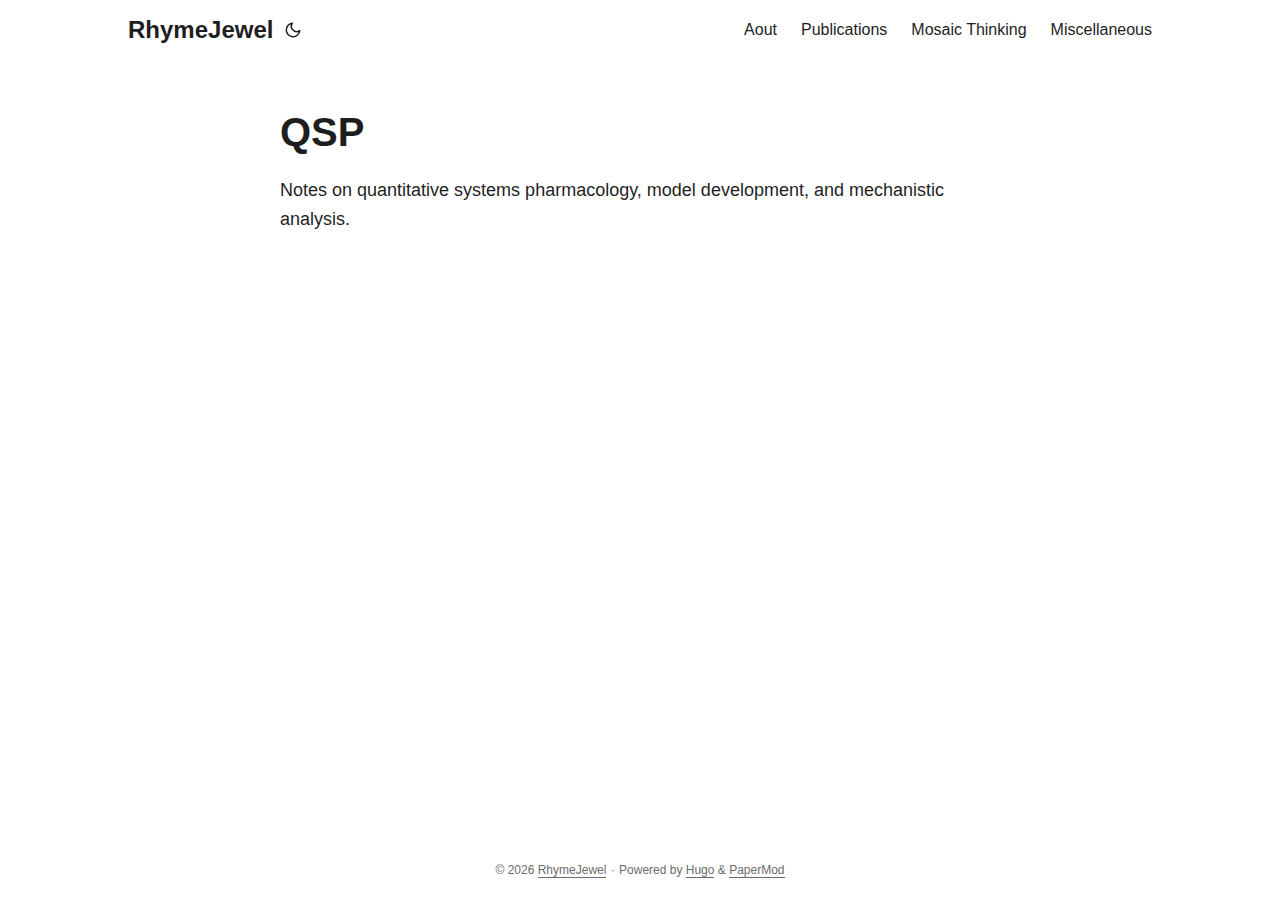
<file: mosaic-thinking/qsp/index.html>
<!doctype html><html lang=en dir=auto><head><meta charset=utf-8><meta http-equiv=X-UA-Compatible content="IE=edge"><meta name=viewport content="width=device-width,initial-scale=1,shrink-to-fit=no"><meta name=robots content="index, follow"><title>QSP | RhymeJewel</title><meta name=keywords content><meta name=description content="Notes on quantitative systems pharmacology, model development, and mechanistic analysis."><meta name=author content="Yun Zhou"><link rel=canonical href=https://RhymeJewel.github.io/mosaic-thinking/qsp/><link crossorigin=anonymous href=/assets/css/stylesheet.b7bffc107ea2e23077c23807287df5e6779d2daf3b84497822662b8d54c4895b.css integrity="sha256-t7/8EH6i4jB3wjgHKH315nedLa87hEl4ImYrjVTEiVs=" rel="preload stylesheet" as=style><link rel=icon href=https://RhymeJewel.github.io/favicon.ico><link rel=icon type=image/png sizes=16x16 href=https://RhymeJewel.github.io/favicon-16x16.png><link rel=icon type=image/png sizes=32x32 href=https://RhymeJewel.github.io/favicon-32x32.png><link rel=apple-touch-icon href=https://RhymeJewel.github.io/apple-touch-icon.png><link rel=mask-icon href=https://RhymeJewel.github.io/safari-pinned-tab.svg><meta name=theme-color content="#2e2e33"><meta name=msapplication-TileColor content="#2e2e33"><link rel=alternate type=application/rss+xml href=https://RhymeJewel.github.io/mosaic-thinking/qsp/index.xml><link rel=alternate hreflang=en href=https://RhymeJewel.github.io/mosaic-thinking/qsp/><noscript><style>#theme-toggle,.top-link{display:none}</style><style>@media(prefers-color-scheme:dark){:root{--theme:rgb(29, 30, 32);--entry:rgb(46, 46, 51);--primary:rgb(218, 218, 219);--secondary:rgb(155, 156, 157);--tertiary:rgb(65, 66, 68);--content:rgb(196, 196, 197);--code-block-bg:rgb(46, 46, 51);--code-bg:rgb(55, 56, 62);--border:rgb(51, 51, 51)}.list{background:var(--theme)}.list:not(.dark)::-webkit-scrollbar-track{background:0 0}.list:not(.dark)::-webkit-scrollbar-thumb{border-color:var(--theme)}}</style></noscript><meta property="og:url" content="https://RhymeJewel.github.io/mosaic-thinking/qsp/"><meta property="og:site_name" content="RhymeJewel"><meta property="og:title" content="QSP"><meta property="og:description" content="Notes on quantitative systems pharmacology, model development, and mechanistic analysis."><meta property="og:locale" content="en"><meta property="og:type" content="website"><meta name=twitter:card content="summary"><meta name=twitter:title content="QSP"><meta name=twitter:description content><script type=application/ld+json>{"@context":"https://schema.org","@type":"BreadcrumbList","itemListElement":[{"@type":"ListItem","position":1,"name":"Mosaic Thinking","item":"https://RhymeJewel.github.io/mosaic-thinking/"},{"@type":"ListItem","position":2,"name":"QSP","item":"https://RhymeJewel.github.io/mosaic-thinking/qsp/"}]}</script></head><body class=list id=top><script>localStorage.getItem("pref-theme")==="dark"?document.body.classList.add("dark"):localStorage.getItem("pref-theme")==="light"?document.body.classList.remove("dark"):window.matchMedia("(prefers-color-scheme: dark)").matches&&document.body.classList.add("dark")</script><header class=header><nav class=nav><div class=logo><a href=https://RhymeJewel.github.io/ accesskey=h title="RhymeJewel (Alt + H)">RhymeJewel</a><div class=logo-switches><button id=theme-toggle accesskey=t title="(Alt + T)" aria-label="Toggle theme">
<svg id="moon" width="24" height="18" viewBox="0 0 24 24" fill="none" stroke="currentColor" stroke-width="2" stroke-linecap="round" stroke-linejoin="round"><path d="M21 12.79A9 9 0 1111.21 3 7 7 0 0021 12.79z"/></svg>
<svg id="sun" width="24" height="18" viewBox="0 0 24 24" fill="none" stroke="currentColor" stroke-width="2" stroke-linecap="round" stroke-linejoin="round"><circle cx="12" cy="12" r="5"/><line x1="12" y1="1" x2="12" y2="3"/><line x1="12" y1="21" x2="12" y2="23"/><line x1="4.22" y1="4.22" x2="5.64" y2="5.64"/><line x1="18.36" y1="18.36" x2="19.78" y2="19.78"/><line x1="1" y1="12" x2="3" y2="12"/><line x1="21" y1="12" x2="23" y2="12"/><line x1="4.22" y1="19.78" x2="5.64" y2="18.36"/><line x1="18.36" y1="5.64" x2="19.78" y2="4.22"/></svg></button></div></div><ul id=menu><li><a href=https://RhymeJewel.github.io/about/ title=Aout><span>Aout</span></a></li><li><a href=https://RhymeJewel.github.io/publications/ title=Publications><span>Publications</span></a></li><li><a href=https://RhymeJewel.github.io/mosaic-thinking/ title="Mosaic Thinking"><span>Mosaic Thinking</span></a></li><li><a href=https://RhymeJewel.github.io/miscellaneous/ title=Miscellaneous><span>Miscellaneous</span></a></li></ul></nav></header><main class=main><header class=page-header><h1>QSP</h1></header><div class=post-content><p>Notes on quantitative systems pharmacology, model development, and mechanistic analysis.</p></div></main><footer class=footer><span>&copy; 2026 <a href=https://RhymeJewel.github.io/>RhymeJewel</a></span> ·
<span>Powered by
<a href=https://gohugo.io/ rel="noopener noreferrer" target=_blank>Hugo</a> &
<a href=https://github.com/adityatelange/hugo-PaperMod/ rel=noopener target=_blank>PaperMod</a></span></footer><a href=#top aria-label="go to top" title="Go to Top (Alt + G)" class=top-link id=top-link accesskey=g><svg viewBox="0 0 12 6" fill="currentColor"><path d="M12 6H0l6-6z"/></svg>
</a><script>let menu=document.getElementById("menu");menu&&(menu.scrollLeft=localStorage.getItem("menu-scroll-position"),menu.onscroll=function(){localStorage.setItem("menu-scroll-position",menu.scrollLeft)}),document.querySelectorAll('a[href^="#"]').forEach(e=>{e.addEventListener("click",function(e){e.preventDefault();var t=this.getAttribute("href").substr(1);window.matchMedia("(prefers-reduced-motion: reduce)").matches?document.querySelector(`[id='${decodeURIComponent(t)}']`).scrollIntoView():document.querySelector(`[id='${decodeURIComponent(t)}']`).scrollIntoView({behavior:"smooth"}),t==="top"?history.replaceState(null,null," "):history.pushState(null,null,`#${t}`)})})</script><script>var mybutton=document.getElementById("top-link");window.onscroll=function(){document.body.scrollTop>800||document.documentElement.scrollTop>800?(mybutton.style.visibility="visible",mybutton.style.opacity="1"):(mybutton.style.visibility="hidden",mybutton.style.opacity="0")}</script><script>document.getElementById("theme-toggle").addEventListener("click",()=>{document.body.className.includes("dark")?(document.body.classList.remove("dark"),localStorage.setItem("pref-theme","light")):(document.body.classList.add("dark"),localStorage.setItem("pref-theme","dark"))})</script></body></html>
</file>
